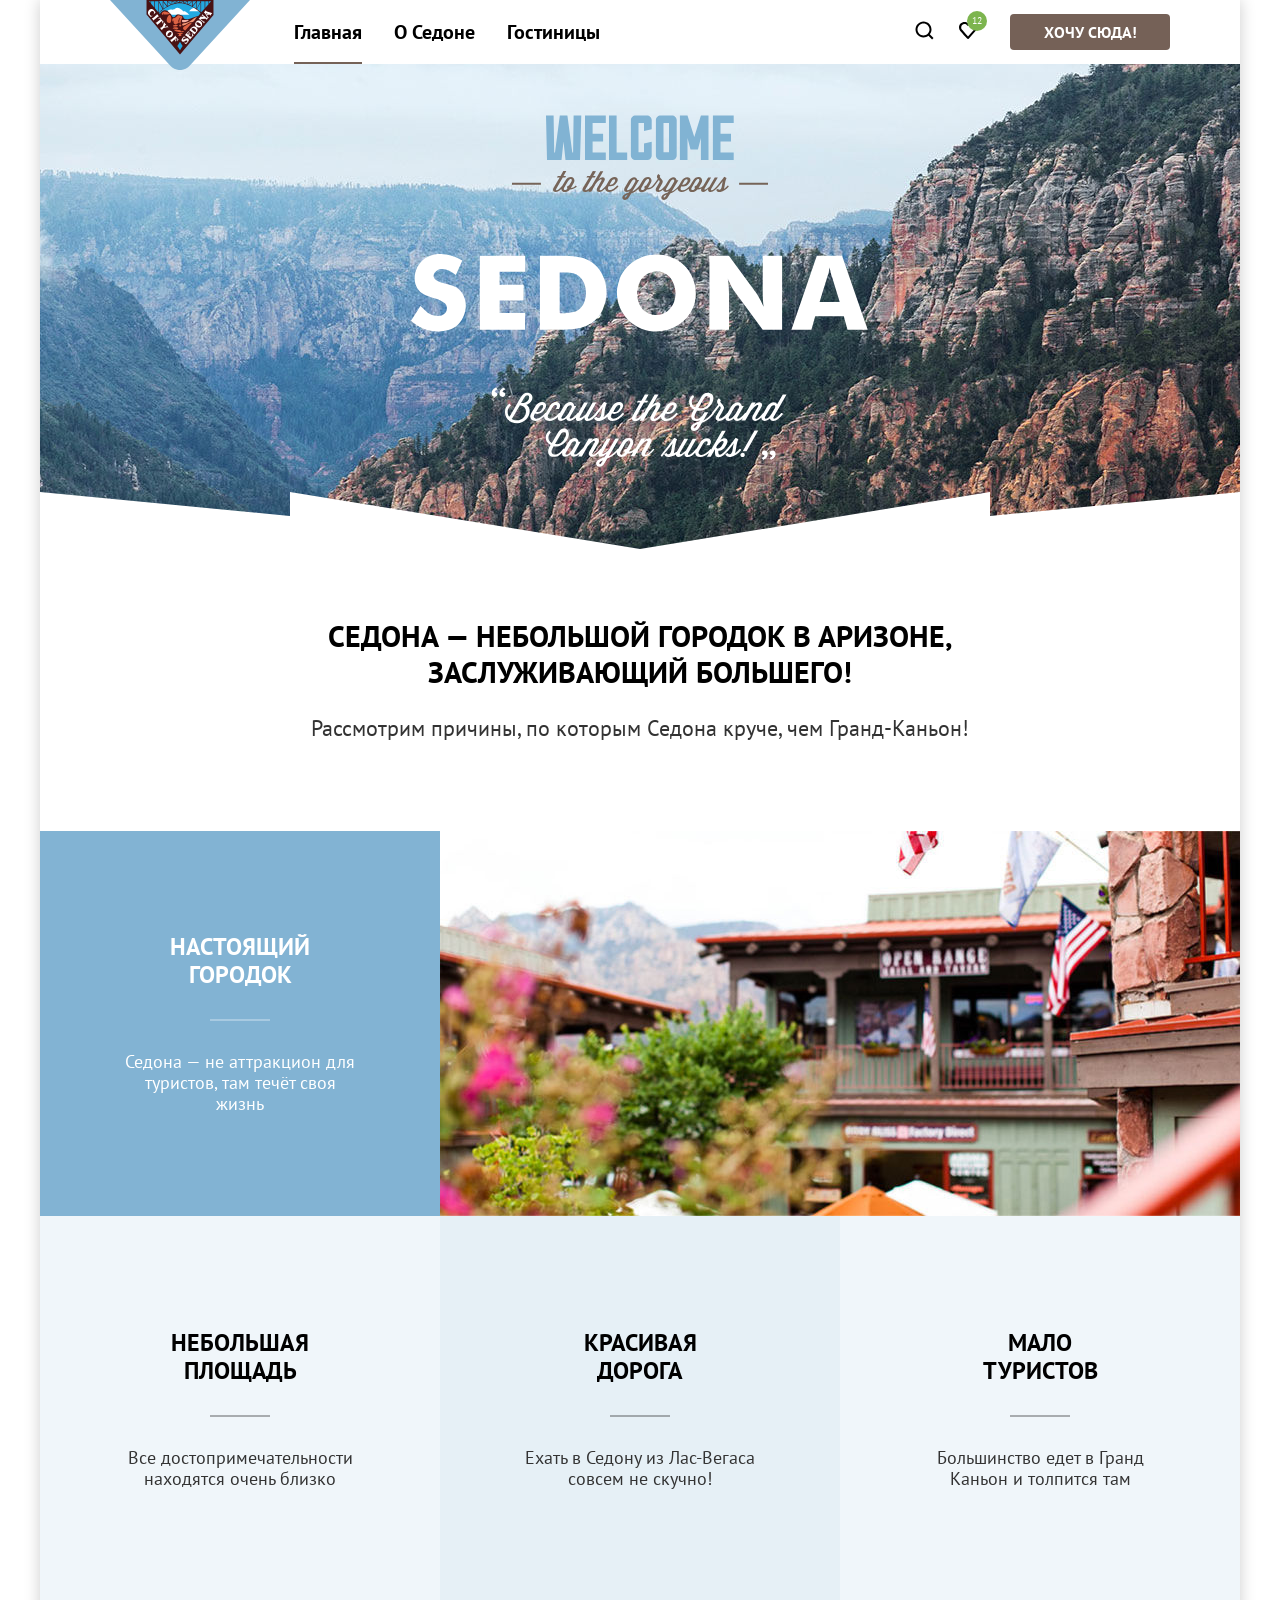
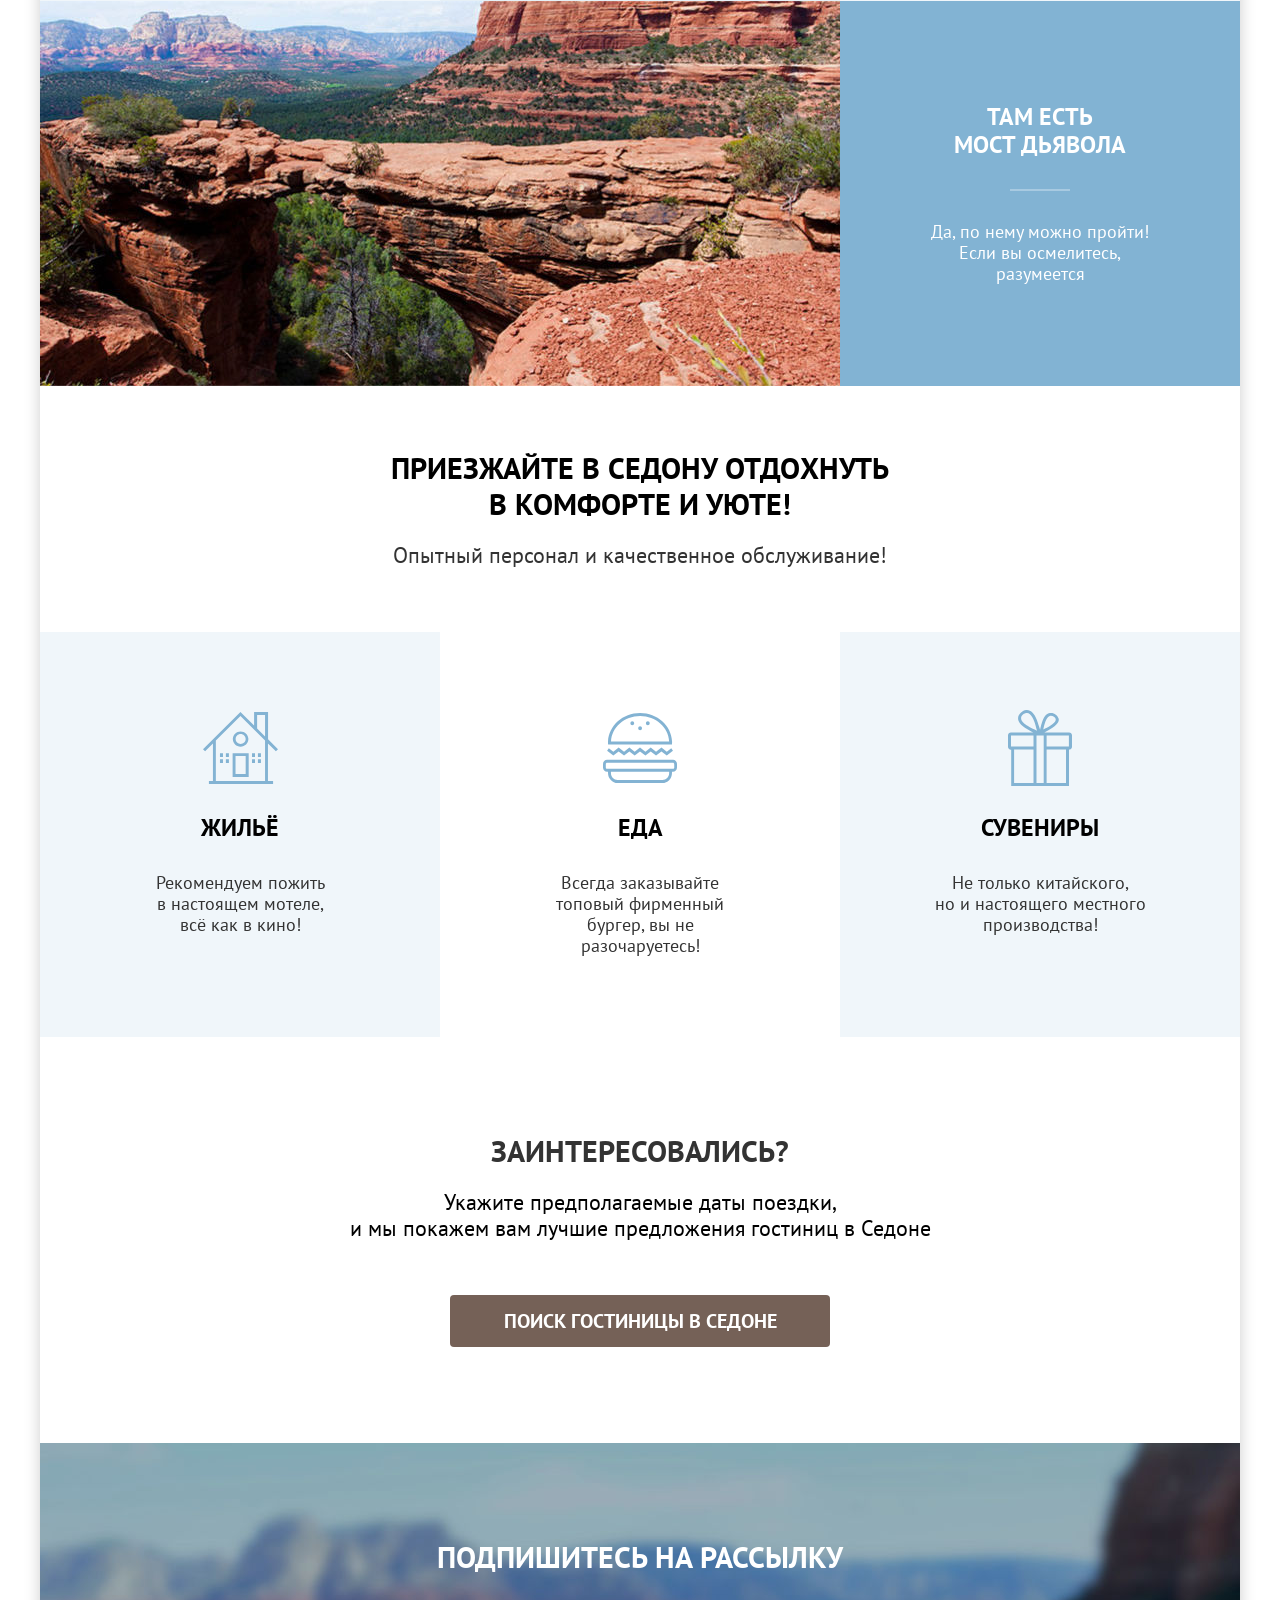
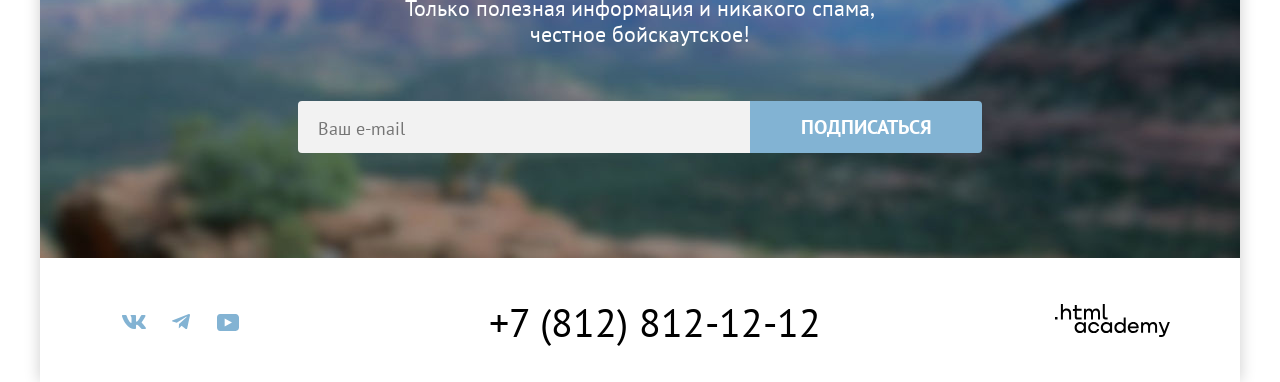
<file: index.html>
<!doctype html>
<html lang="ru">

  <head>
    <meta charset="utf-8">
    <title>Sedona</title>
    <link rel="stylesheet" href="styles/styles.css">
    <link rel="icon" type="images/png" href="images/icon/favicon.png">
  </head>

  <body>
    <header class="page-header">
      <nav class="nav">
        <a class="nav-logo" href="index.html">
          <img class="page-header-logo" width="140" height="70" src="images/logo/logo-sedona.svg"
            alt="Логотип Города Седоны">
        </a>
        <ul class="nav-list">
          <li class="nav-item nav-current">
            <a class="nav-link" href="index.html">Главная</a>
          </li>
          <li class="nav-item">
            <a class="nav-link" href="about-sedona.html">О Седоне</a>
          </li>
          <li class="nav-item">
            <a class="nav-link" href="hotels.html">Гостиницы</a>
          </li>
        </ul>
        <ul class="nav-user">
          <ul class="icon-nav">
            <li class="icon-item">
              <a class="nav-link-user" href="#">
                <svg viewBox="0 0 20 20" xmlns="http://www.w3.org/2000/svg" xmlns:xlink="http://www.w3.org/1999/xlink"
                  width="20.000000" height="20.000000" fill="none">
                  <rect id="icons/search" width="20.000000" height="20.000000" x="0.000000" y="0.000000" />
                  <path id="Vector"
                    d="M19.5 18.0083L15.8 14.3287C16.8 13.0359 17.5 11.3453 17.5 9.4558C17.5 5.08011 13.9 1.5 9.5 1.5C5.1 1.5 1.5 5.17956 1.5 9.55525C1.5 13.9309 5.1 17.511 9.5 17.511C11.3 17.511 13 16.9144 14.4 15.8204L18.1 19.5L19.5 18.0083ZM9.5 15.5221C6.2 15.5221 3.5 12.837 3.5 9.55525C3.5 6.27348 6.2 3.5884 9.5 3.5884C12.8 3.5884 15.5 6.27348 15.5 9.55525C15.5 12.837 12.8 15.5221 9.5 15.5221Z"
                    fill="currentColor" fill-rule="nonzero" />
                </svg>
                <span class="icon icon-search">
                </span>
                <span class="visually-hidden">Поиск</span>
              </a>
            </li>
            <li class="icon-item">
              <a class="nav-link-user" href="#">
                <svg viewBox="0 0 20 20" xmlns="http://www.w3.org/2000/svg" xmlns:xlink="http://www.w3.org/1999/xlink"
                  width="20.000000" height="20.000000" fill="none">
                  <rect id="icons/heart" width="20.000000" height="20.000000" x="0.000000" y="0.000000" />
                  <path id="Vector"
                    d="M9.9 19C9.6 19 9.3 18.9 9.1 18.6C3.7 12.5 2.4 11.1 2.1 10.7C1.4 9.8 1 8.6 1 7.4C1 4.4 3.4 2 6.5 2C7.8 2 9 2.5 10 3.3C11 2.5 12.3 2 13.5 2C16.5 2 19 4.4 19 7.4C19 8.7 18.5 9.9 17.7 10.8L10.7 18.7C10.5 18.9 10.3 19 9.9 19ZM3.9 9.5C4.2 9.9 7.4 13.5 10 16.4L16.2 9.4C16.7 8.9 16.9 8.2 16.9 7.4C16.9 5.6 15.4 4.1 13.6 4.1C12.6 4.1 11.6 4.6 10.9 5.4C10.6 5.7 10.3 5.8 10 5.8C9.7 5.8 9.4 5.6 9.2 5.4C8.5 4.6 7.5 4.1 6.5 4.1C4.7 4.1 3.2 5.6 3.2 7.4C3.1 8.3 3.5 9 3.9 9.5Z"
                    fill="currentColor" fill-rule="nonzero" />
                </svg>
                <span class="icon icons-heart"></span>
                <span class="visually-hidden">Избранное</span>
              </a>
            </li>
          </ul>
          <li class="nav-item-user">
            <a class="btn-want-here white" href="#">Хочу сюда!</a>
          </li>
        </ul>
      </nav>
    </header>

    <main class="page-main main-container">
      <div class="page-container">
        <section class="hero">
          <!--Секция с векторным текстом-->
          <h1 class="visually-hidden">Седона — городок в Аризоне</h1>
          <img class="hero-img" src="images/welcome.svg" width="458" height="352"
            alt="Добро пожаловать в великолепную Седону, потому что Гранд-Каньон - это отстой!">
        </section>

        <section class="intro">
          <!--Секция с заголовком-->
          <h2 class="intro-title">Седона — небольшой городок в Аризоне, заслуживающий большего!</h2>
          <p class="intro-description">Рассмотрим причины, по которым Седона круче, чем Гранд-Каньон!</p>
        </section>

        <section class="about-sedona">
          <!--Секция преимуществ-->
          <h2 class="visually-hidden">Преимущества</h2>
          <ul class="sedona-list">
            <li class="sedona-item bg-100 white">
              <h3 class="sedona-title">Настоящий городок</h3>
              <p class="sedona-text">Седона — не аттракцион для туристов, там течёт своя жизнь</p>
            </li>
            <li class="sedona-photo">
              <img class="photo-1" width="800" height="385" src="images/photo-1.jpg"
                alt="Уютные улочки и дома в центре города Седона, Аризона">
            </li>
            <li class="sedona-item bg-12">
              <h3 class="sedona-title">Небольшая площадь</h3>
              <p class="sedona-text">Все достопримечательности находятся очень близко</p>
            </li>
            <li class="sedona-item bg-20">
              <h3 class="sedona-title">Красивая дорога</h3>
              <p class="sedona-text">Ехать в Седону из Лас-Вегаса совсем не скучно!</p>
            </li>
            <li class="sedona-item bg-12">
              <h3 class="sedona-title">Мало туристов</h3>
              <p class="sedona-text">Большинство едет в Гранд Каньон и толпится там</p>
            </li>
            <li class="sedona-photo">
              <img class="photo-1" width="800" height="385" src="images/photo-2.jpg"
                alt="Панорамный вид на горный ландшафт Седоны с красными скалами и соснами">
            </li>
            <li class="sedona-item bg-100 white">
              <h3 class="sedona-title">Там есть<br> мост дьявола</h3>
              <p class="sedona-text">Да, по нему можно пройти! Если вы осмелитесь, разумеется</p>
            </li>
          </ul>
        </section>

        <section class="invitation">
          <h2 class="invitation-title">Приезжайте в Седону отдохнуть в комфорте и уюте!</h2>
          <p class="invitation-text">Опытный персонал и качественное обслуживание!</p>
        </section>

        <section class="comfort">
          <h2 class="visually-hidden">Комфорт</h2>
          <ul class="comfort-list">
            <li class="comfort-item advantage">
              <h3 class="comfort-title">Жильё</h3>
              <p class="comfort-text">Рекомендуем пожить <br>в настоящем мотеле,<br>всё как в кино!</p>
            </li>
            <li class="comfort-item food">
              <h3 class="comfort-title">Еда</h3>
              <p class="comfort-text"> Всегда заказывайте<br>топовый фирменный бургер, вы не разочаруетесь!</p>
            </li>
            <li class="comfort-item souvenirs">
              <h3 class="comfort-title">Сувениры</h3>
              <p class="comfort-text"> Не только китайского, <br>но и настоящего местного производства!</p>
            </li>
          </ul>
        </section>

        <section class="interested">
          <h2 class="interested-title">Заинтересовались?</h2>
          <p class="interested-text">Укажите предполагаемые даты поездки, <br> и мы покажем вам лучшие предложения
            гостиниц в Седоне</p>
          <button class="open-modal button-search" type="button">Поиск гостиницы в Седоне</button>
        </section>

        <section class="email-index bg-email white">
          <h2 class="subscribe">Подпишитесь на рассылку</h2>
          <p class="subscribe-text">Только полезная информация и никакого спама, честное бойскаутское!</p>
          <form class="email-subscribe" action="https://echo.htmlacademy.ru/" method="post">
            <label for="subscribe-email" class="visually-hidden">Email для рассылки</label>
            <input class="email-input" id="subscribe-email" type="email" name="email" placeholder="Ваш e-mail" required>
            <button class="subscribe-btn" type="submit">Подписаться</button>
          </form>
        </section>
      </div>
    </main>

    <footer class="page-footer">
      <h2 class="visually-hidden">Контакты</h2>
      <ul class="social-list">
        <li class="social-item">
          <a class="social-link" href="https://vk.com/htmlacademy">
            <svg xmlns="http://www.w3.org/2000/svg" width="24" height="14" fill="none" viewBox="0 0 24 14">
              <path fill="currentColor" fill-rule="evenodd"
                d="M23.45.948c.166-.546 0-.948-.795-.948H20.03c-.668 0-.976.347-1.143.73 0 0-1.335 3.196-3.226 5.272-.612.602-.89.793-1.224.793-.167 0-.418-.191-.418-.738V.948c0-.656-.184-.948-.74-.948H9.151c-.417 0-.668.304-.668.593 0 .621.946.765 1.043 2.513v3.798c0 .833-.153.984-.487.984-.89 0-3.055-3.211-4.34-6.885C4.45.288 4.198 0 3.527 0H.9C.15 0 0 .347 0 .73c0 .682.89 4.07 4.145 8.551C6.315 12.341 9.37 14 12.153 14c1.669 0 1.875-.368 1.875-1.003v-2.313c0-.737.158-.884.687-.884.39 0 1.057.192 2.615 1.667C19.11 13.216 19.403 14 20.405 14h2.625c.75 0 1.126-.368.91-1.096-.238-.724-1.088-1.775-2.215-3.022-.612-.71-1.53-1.475-1.809-1.858-.389-.491-.278-.71 0-1.147 0 0 3.2-4.426 3.533-5.929z" />
            </svg>
          </a>
          <span class="visually-hidden">Вконтакте</span>
        </li>
        <li class="social-item">
          <a class="social-link" href="https://t.me/htmlacademy">
            <svg xmlns="http://www.w3.org/2000/svg" width="18" height="15.096" fill="none" viewBox="0 0 18 15.096">
              <path fill="currentColor"
                d="M16.785.1.84 6.247C-.248 6.685-.24 7.292.64 7.563L4.735 8.84l9.472-5.976c.448-.273.857-.126.52.172L7.054 9.962H7.05h.002l-.283 4.22c.414 0 .597-.19.829-.413l1.988-1.934 4.136 3.055c.762.42 1.31.204 1.5-.706L17.938 1.39c.278-1.114-.425-1.619-1.153-1.29" />
            </svg>
          </a>
          <span class="visually-hidden">Телеграм</span>
        </li>
        <li class="social-item">
          <a class="social-link" href="https://www.youtube.com/user/htmlacademyru">
            <svg viewBox="0 0 22 17" xmlns="http://www.w3.org/2000/svg" xmlns:xlink="http://www.w3.org/1999/xlink"
              width="22.000000" height="17.000000" fill="none" customFrame="#000000">
              <path id="Vector"
                d="M18.607 0L3.17413 0C1.31343 0 0 1.59375 0 3.4L0 13.4937C0 15.4062 1.31343 17 3.17413 17L18.8259 17C20.4677 17 22 15.4062 22 13.6L22 3.4C21.7811 1.59375 20.4677 0 18.607 0ZM7.66169 12.5375L7.66169 4.4625L14.995 8.5L7.66169 12.5375Z"
                fill="currentColor" fill-rule="nonzero" />
            </svg>
          </a>
          <span class="visually-hidden">Youtube</span>
        </li>
      </ul>

      <address class="footer-phone">
        <a class="phone" href="tel:+78128121212">+7 (812) 812-12-12</a>
      </address>
      <address class="footer-logo">
        <a class="logo-footer" href="https://htmlacademy.ru/intensive/htmlcss">
          <svg viewBox="0 0 114.9 32.8999" xmlns="http://www.w3.org/2000/svg" xmlns:xlink="http://www.w3.org/1999/xlink"
            width="114.899902" height="32.899902" fill="none" customFrame="#000000">
            <path id="HTML Academy"
              d="M11.6 4.5C10 4.5 8.8 5.2 8 6.2L7.9 6.2L7.9 0L5.9 0L5.9 15.5L7.9 15.5L7.9 10.2C7.9 8.1 9.2 6.6 11.2 6.6C13 6.6 14.1 8 14.1 9.8L14.1 15.5L16.1 15.5L16.1 9.4C16.2 6.4 14.3 4.5 11.6 4.5ZM50.6 15.4C48.8 15.4 47.8 14.4 47.8 12.7L47.8 0L49.8 0L49.8 12.3C49.8 13 50.2 13.4 50.9 13.4L52.6 13.4L52.6 15.4L50.6 15.4ZM26.6 4.8L21.8 4.8L21.8 1.1L19.8 1.1L19.8 4.9L17.9 4.9L17.9 6.9L19.8 6.9L19.8 12.9C19.8 14.6 20.8 15.6 22.5 15.6L26.6 15.6L26.6 13.6L22.9 13.6C22.2 13.6 21.8 13.2 21.8 12.5L21.8 6.8L26.6 6.8L26.6 4.8ZM37.6 6.7C38.2 5.4 39.5 4.6 41.1 4.6C43.6 4.6 45.1 6.4 45 8.9L45 15.4L43 15.4L43 9.1C43 7.5 42.1 6.5 40.6 6.5C39.4 6.5 38 7.4 38 9.8L38 15.4L36 15.4L36 9.1C36 7.5 35.1 6.5 33.6 6.5C32 6.5 31 8 31 10L31 15.4L29 15.4L29 4.8L30.9 4.8L30.9 6.4L31 6.4C31.6 5.4 32.7 4.6 34.1 4.6C35.7 4.6 36.9 5.5 37.5 6.7L37.6 6.7ZM0 15.5L0 12.9L2.5 12.9L2.5 15.5L0 15.5ZM64.8 17.9C66.5 17.9 67.8 18.7 68.7 19.8L68.7 13.4L70.7 13.4L70.7 28.8L68.7 28.8L68.7 27.3L68.6 27.3C67.8 28.3 66.5 29.1 64.8 29.1C61.6 29.1 59.4 26.8 59.4 23.5C59.4 20.2 61.7 17.9 64.8 17.9ZM25 17.9C26.7 17.9 28 18.6 28.9 19.7L28.9 18.2L30.9 18.2L30.9 28.8L28.9 28.8L28.9 27.2L28.8 27.2C28 28.3 26.8 29.1 25 29.1C21.9 29.1 19.6 26.8 19.6 23.5C19.6 20.2 21.9 17.9 25 17.9ZM51.2 17.9C52.9 17.9 54.2 18.6 55.1 19.7L55.1 18.2L57.1 18.2L57.1 28.8L55.1 28.8L55.1 27.2L55 27.2C54.2 28.3 53 29.1 51.2 29.1C48.1 29.1 45.8 26.8 45.8 23.5C45.8 20.2 48.1 17.9 51.2 17.9ZM94.6 19.9C95.3 18.7 96.6 17.9 98.2 17.9C100.7 17.9 102.2 19.7 102.1 22.3L102.1 28.8L100.1 28.8L100.1 22.5C100.1 20.9 99.2 19.9 97.7 19.9C96.5 19.9 95.1 20.8 95.1 23.2L95.1 28.8L93.1 28.8L93.1 22.5C93.1 20.9 92.2 19.9 90.7 19.9C89.1 20 88.1 21.4 88.1 23.4L88.1 28.8L86.1 28.8L86.1 18.2L88 18.2L88 19.7C88.6 18.6 89.7 17.9 91.1 17.9C92.7 17.9 93.9 18.7 94.5 19.9L94.6 19.9ZM44.2 22C43.7 19.6 41.6 17.9 38.8 17.9C35.4 17.9 33.2 20.4 33.2 23.5C33.2 26.6 35.4 29.1 38.8 29.1C41.6 29.1 43.7 27.3 44.2 24.9L42.1 24.9C41.7 26.2 40.4 27.2 38.8 27.2C36.6 27.2 35.2 25.6 35.2 23.6C35.2 21.6 36.6 20 38.8 20C40.4 20 41.6 21 42.1 22.2L44.2 22.2L44.2 22ZM78.3 17.9C75 17.9 72.8 20.4 72.8 23.5C72.8 26.5 74.9 29.1 78.3 29.1C80.8 29.1 82.8 27.8 83.5 25.5L81.4 25.5C80.9 26.5 79.8 27.1 78.4 27.1C76.5 27.1 75.1 25.8 75 24.2L83.8 24.2C84 20.6 81.8 17.9 78.3 17.9ZM109.4 27L105.8 18.1L103.6 18.1L108.4 29.7C108.1 30.6 107.7 30.9 106.7 30.9L104.2 30.9L104.2 32.9L106.7 32.9C108.5 32.9 109.5 32.1 110.2 30.3L114.9 18.1L112.8 18.1L109.4 27ZM78.3 19.8C80 19.8 81.3 20.8 81.6 22.4L75.1 22.4C75.4 20.9 76.6 19.8 78.3 19.8ZM21.7 23.5C21.7 25.5 23.1 27.1 25.3 27.1C27.5 27.1 28.9 25.4 28.9 23.5C28.9 21.5 27.5 19.9 25.3 19.9C23.1 19.9 21.7 21.5 21.7 23.5ZM47.9 23.5C47.9 25.5 49.3 27.1 51.5 27.1C53.6 27.1 55.1 25.4 55.1 23.5C55.1 21.5 53.7 19.9 51.5 19.9C49.3 19.9 47.9 21.5 47.9 23.5ZM61.5 23.5C61.5 25.5 62.9 27.1 65.1 27.1C67.2 27.1 68.6 25.5 68.7 23.5C68.7 21.5 67.3 19.9 65.1 19.9C62.9 19.9 61.5 21.5 61.5 23.5Z"
              fill="currentColor" fill-rule="evenodd" />
          </svg>
          <span class="visually-hidden">Страница академии</span>
        </a>
      </address>
    </footer>

    <section class="modal modal-closed">
      <div class="modal-window">

        <h2 class="modal-title">Поиск гостиницы в Седоне</h2>

        <form class="search-form" action="https://echo.htmlacademy.ru/" method="post">
          <!-- Дата заезда -->
          <label class="form-label checkin" for="checkin">Дата заезда:</label>
          <div class="input-wrapper input-wrapper-checkin">
            <input class="form-input checkin-input" id="checkin" type="text" placeholder="27 апреля 2020" required>
            <span class="calendar-icon"></span>
          </div>
          <span class="form-error">Мы не можем отправить вас в прошлое.</span>

          <!-- Дата выезда -->
          <label class="form-label" for="checkout">Дата выезда:</label>
          <div class="input-wrapper input-wrapper-checkout">
            <input class="form-input checkout-input" id="checkout" type="text" placeholder="1 сентября 2023" required>
            <span class="calendar-icon"></span>
          </div>
          <span class="form-success">На эти даты есть свободные номера. Пока есть.</span>

          <div class="adults-and-children">
            <!-- Взрослые -->
            <label class="form-label" for="adults">Взрослые:</label>
            <div class="counter-wrapper adults-counter">
              <div class="counter">
                <button class="counter-btn minus" type="button">
                  <svg class="counter-icon" viewBox="0 0 20 20" xmlns="http://www.w3.org/2000/svg"
                    xmlns:xlink="http://www.w3.org/1999/xlink"
                    width="20.000000" height="20.000000" fill="none">
                    <rect id="icons/minus" width="20.000000" height="20.000000" x="0.000000" y="0.000000" />
                    <path id="Vector" d="M2 0L0 0L0 14L2 14L2 0Z" fill="currentColor" fill-opacity="0.300000012"
                      fill-rule="evenodd" transform="matrix(6.12323e-17,-1,1,6.12323e-17,3,11)" />
                  </svg>
                </button>
                <input class="counter-input" id="adults" type="text" value="2" min="0">
                <button class="counter-btn plus" type="button">
                  <svg class="counter-icon" viewBox="0 0 20 20" xmlns="http://www.w3.org/2000/svg"
                    xmlns:xlink="http://www.w3.org/1999/xlink"
                    width="20.000000" height="20.000000" fill="none">
                    <rect id="icons/plus" width="20.000000" height="20.000000" x="0.000000" y="0.000000" />
                    <path id="Vector" d="M17 9L11 9L11 3L9 3L9 9L3 9L3 11L9 11L9 17L11 17L11 11L17 11L17 9Z"
                      fill="currentColor" fill-opacity="0.300000012" fill-rule="nonzero" />
                  </svg>
                </button>
              </div>
            </div>

            <!-- Дети -->
            <label class="form-label children" for="children">Дети:</label>
            <div class="tooltip">
              <button class="tooltip-btn" type="button">i</button>
              <span class="tooltip-text">Укажите количество детей,<br>которые будут с вами, возраст<br>которых от 6
                до 18 лет. Дети<br>до 6 лет размещаются<br>бесплатно.</span>
            </div>
            <div class="counter-wrapper">
              <div class="counter">
                <button class="counter-btn minus" type="button">
                  <svg class="counter-icon" viewBox="0 0 20 20" xmlns="http://www.w3.org/2000/svg"
                    xmlns:xlink="http://www.w3.org/1999/xlink"
                    width="20.000000" height="20.000000" fill="none">
                    <rect id="icons/minus" width="20.000000" height="20.000000" x="0.000000" y="0.000000" />
                    <path id="Vector" d="M2 0L0 0L0 14L2 14L2 0Z" fill="currentColor" fill-opacity="0.300000012"
                      fill-rule="evenodd" transform="matrix(6.12323e-17,-1,1,6.12323e-17,3,11)" />
                  </svg>
                </button>
                <input class="counter-input" id="children" type="text" value="2" min="0">
                <button class="counter-btn plus" type="button">
                  <svg class="counter-icon" viewBox="0 0 20 20" xmlns="http://www.w3.org/2000/svg"
                    xmlns:xlink="http://www.w3.org/1999/xlink"
                    width="20.000000" height="20.000000" fill="none">
                    <rect id="icons/plus" width="20.000000" height="20.000000" x="0.000000" y="0.000000" />
                    <path id="Vector" d="M17 9L11 9L11 3L9 3L9 9L3 9L3 11L9 11L9 17L11 17L11 11L17 11L17 9Z"
                      fill="currentColor" fill-opacity="0.300000012" fill-rule="nonzero" />
                  </svg>
                </button>
              </div>
            </div>
          </div>
          <button class="search-btn" type="submit">Найти</button>

        </form>
        <button class="modal-close">
          <span class="visually-hidden">Закрыть модальное окно</span>
        </button>
      </div>
    </section>

    <script src="./script/script.js"></script>

  </body>

</html>
<label for="modal-toggle" class="modal-close-button">
  <span class="visually-hidden">Закрыть</span>
</label>
</file>
<file: styles/styles.css>
@font-face {
  font-family: "PT Sans";
  font-style: normal;
  font-weight: 400;
  src: url("../fonts/ptsans-400.woff2") format("woff2");
  font-display: swap;
}

@font-face {
  font-family: "PT Sans";
  font-style: normal;
  font-weight: 700;
  src: url("../fonts/ptsans-700.woff2") format("woff2");
  font-display: swap;
}

html {
  height: 100%;
}

body {
  display: flex;
  flex-direction: column;
  min-height: 100%;
  font-family: "PT Sans", sans-serif;
  font-size: 22px;
  font-weight: 400;
  line-height: 26px;
  color: #000000;
  background-color: #ffffff;
  text-align: center;
  width: 1200px;
  margin: 0 auto;
  box-shadow: 0 0 15px 0 rgba(0, 0, 0, 0.2);
}

.visually-hidden {
  position: absolute;
  width: 1px;
  height: 1px;
  margin: -1px;
  padding: 0;
  border: 0;
  clip: rect(0 0 0 0);
  overflow: hidden;
}

.nav-list,
.comfort-list,
.pagination,
.social-list,
.inner-header-title,
.breadcrumbs,
.hotel-card-list,
.catalog-filter-group,
.view-switch,
.nav-user {
  margin: 0;
  padding: 0;
}

.sedona-title,
.invitation-title,
.comfort-title,
.intro-title,
.interested-title,
.sedona-text,
.invitation-text,
.comfort-text,
.interested-text,
.intro-description,
.subscribe,
.subscribe-text,
.hotel-card-title,
.word-hotel,
.hotel-card-rating,
.custom-radio,
.hotel-card-stars-2,
.hotel-card-stars-3,
.hotel-card-stars-4 {
  margin: 0;
}

.sedona-list,
.price-filter-group {
  padding: 0;
}

.nav-link,
.filter-title,
.phone,
.button-search,
.hotel-card-button,
.btn-want-here,
.pagination-link,
.breadcrumbs-link {
  text-decoration: none;
}

/*Убирает подчеркивание*/

.sedona-title,
.comfort-title,
.button-search,
.btn-want-here,
.intro-title,
.invitation-title,
.pagination-item,
.button-apply,
.button-reset,
.hotel-card-button,
.button-favorites,
.subscribe,
.hotel-card-rating,
.button-favorites-green,
.subscribe-btn,
.interested-title,
.catalog-hotel {
  text-transform: uppercase;
}

/*Всё крупным шрифтом*/

.nav-list,
.sedona-list,
.comfort-list,
.breadcrumbs,
.catalog-filter-list,
.hotel-card-list,
.pagination,
.social-list,
.view-switch,
.nav-user,
.icon-nav {
  list-style-type: none;
}

/*Убирает маркер*/

.button-search,
.subscribe-btn,
.btn-want-here,
.email-input,
.button-favorites,
.button-favorites-green,
.sort-select,
.button-apply,
.button-reset {
  font: inherit;
}

/*Принудительное наследование*/

.nav-list,
.sedona-list,
.comfort-list,
.social-list,
.hotel-card-list,
.breadcrumbs,
.catalog-filter-list,
.pagination {
  flex-wrap: wrap;
}

/*Переполнение*/

/*Цвета*/

.intro-description,
.invitation-text,
.interested-title,
.subscribe-text {
  color: #333333;
}

.white .sedona-title,
.white .sedona-text,
.white .subscribe,
.white .subscribe-text,
.white .inner-header-title,
.white .catalog-filter-item,
.white .btn-want-here {
  color: #ffffff;
}

.button-search,
.subscribe-btn,
.button-apply,
.button-reset,
.sort-option,
.sort-select,
.button-favorites,
.button-favorites-green,
.range-button,
.pagination-item {
  cursor: pointer;
  display: block;
}

/*Шрифты*/

.hotel-card-rating {
  font-size: 16px;
  line-height: 20px;
}

.breadcrumbs-link {
  font-size: 16px;
  line-height: 21px;
  cursor: pointer;
}

.breadcrumbs-link:hover {
  opacity: 60%;
}

.breadcrumbs-link:active {
  opacity: 30%;
}

.sedona-text,
.comfort-text,
.sort-select,
.sort-option,
.word-hotel {
  font-size: 18px;
  line-height: 21px;
  color: #333333;
}

.control {
  font-size: 18px;
  line-height: 23px;
}

.nav-link {
  font-size: 20px;
  line-height: 24px;
  font-weight: 700;
  color: #000000;
}

.filter-title {
  font-size: 20px;
  font-weight: 700;
  line-height: 24px;
  letter-spacing: 0%;
  text-align: left;
  color: #ffffff;
  margin: 0;
  padding: 0;
  margin-bottom: 32px;
}

.sedona-title,
.comfort-title,
.hotel-card-title {
  font-size: 24px;
  font-weight: 700;
  line-height: 28px;
}

.intro-title,
.invitation-title,
.interested-title,
.subscribe,
.catalog-hotel {
  font-size: 30px;
  font-weight: 700;
  line-height: 36px;
}

.inner-header-title {
  font-size: 60px;
  line-height: 78px;
  font-weight: 700;
}

/*Кнопки*/
/* Коричневые */
.btn-want-here,
.button-search,
.hotel-card-button {
  background-color: #756157;
  border-radius: 4px;
  box-sizing: border-box;
  color: #ffffff;
}

.btn-want-here {
  width: 92px;
  padding: 8px 30px;
  min-width: 160px;
  max-width: 300px;
  font-size: 16px;
  font-weight: 700;
  line-height: 20px;
  display: block;
}

.button-search {
  width: 380px;
  margin-top: 54px;
  border: none;
}

.hotel-card-button {
  font-size: 16px;
  line-height: 20px;
  font-weight: 700;
  padding: 8px 26px;
  min-height: 20px;
}

.hotel-card-button,
.button-favorites,
.button-favorites-green {
  margin-bottom: 16px;
}

.btn-want-here:hover,
.button-search:hover,
.hotel-card-button:hover,
.btn-want-here:focus,
.button-search:focus,
.hotel-card-button:focus {
  background-color: #615048;
  outline: none;
}

.btn-want-here:active,
.button-search:active,
.hotel-card-button:active {
  background-color: #756157;
  color: rgba(255, 255, 255, 0.3);
}

/* Коричневая и голубая */
.button-search,
.subscribe-btn {
  font-size: 20px;
  line-height: 36px;
  font-weight: 700;
  padding: 6px 50px 6px 50px;
  min-height: 52px;
}

/* Голубые */
.subscribe-btn,
.button-apply,
.button-favorites {
  background-color: #82b3d3;
  color: #ffffff;
  border: none;
}

.subscribe-btn {
  width: 232px;
  min-height: 52px;
  border-radius: 0 4px 4px 0;
  outline: none;
}

.button-favorites {
  font-size: 16px;
  line-height: 20px;
  font-weight: 700;
  padding: 8px;
  width: 141px;
  min-height: 20px;
  border-radius: 4px;
}

/*Активность для синих кнопок*/

.button-apply:hover,
.button-apply:focus,
.button-favorites:hover,
.button-favorites:focus {
  background-color: #6b9ec2;
}

.search-btn:hover,
.search-btn:focus,
.search-btn:active,
.subscribe-btn:hover,
.subscribe-btn:focus,
.button-apply:hover,
.button-apply:focus,
.button-favorites:hover,
.button-favorites:focus {
  background-color: #68A2CA;
  outline: none;
}

.search-btn:active {
  color: rgba(255, 255, 255, 0.3);
}

.subscribe-btn:active,
.button-apply:active,
.button-favorites:active {
  background-color: #82B3D3;
  color: rgba(255, 255, 255, 0.3);
}

/*Активность для зеленой кнопки*/
.button-favorites-green {
  font-size: 16px;
  line-height: 20px;
  font-weight: 700;
  color: #ffffff;
  width: 141px;
  min-height: 36px;
  border: none;
  border-radius: 4px;
  background-color: #7db54f;
}

.button-favorites-green:hover,
.button-favorites-green:focus {
  background-color: #6C9E42;
  outline: none;
}

.button-favorites-green:active {
  background-color: #7DB54F;
  color: rgba(255, 255, 255, 0.3);
}

/*Активность для коричневых кнопок*/
.nav-link-user:hover,
.nav-link-user:focus,
.nav-link:hover,
.nav-link:focus {
  color: #756157;
  outline: none;
}

.nav-link-user:active,
.nav-link:active {
  color: rgba(117, 97, 87, 0.3)
}

.pagination-item {
  font-size: 20px;
  font-weight: 700;
  line-height: 36px;
}

/*Главная*/
/* */

/*Шапка - header*/
.nav {
  display: flex;
  justify-content: space-between;
  width: 1200px;
  margin: 0 auto;
  padding: 0 70px;
  box-sizing: border-box;
  position: relative;
  min-height: 64px;
}

.nav-logo {
  position: absolute;
  z-index: 10;
  left: 70px;
  top: 0;
}

.nav-list {
  width: 465px;
  display: flex;
  flex-direction: row;
  justify-content: flex-start;
  align-items: center;
  margin-left: 168px;
}

.nav-link {
  padding: 19px 16px;
  display: block;
}

.nav-user {
  display: flex;
  justify-content: flex-end;
  align-items: center;
  flex-wrap: wrap;
}

.icon-nav {
  display: flex;
}

.nav-link-user {
  color: #000000;
  padding: 18px 12px;
  display: block;
}

.nav-item-user:last-child {
  margin-left: 20px;
}

/* полоска акктивности */
.nav-item {
  position: relative;
}

.nav-item.nav-current::after {
  content: "";
  position: absolute;
  bottom: -1px;
  left: 16px;
  width: calc(100% - 32px);
  height: 0;
  border-bottom: 2px solid #756257;
}

/* main */
.page-main {
  width: 1200px;
}

.main-container {
  flex-grow: 1;
}

.page-container {
  width: 1200px;
  margin: 0 auto;
}

.hero {
  background-color: #2c4a6a;
  background-image: url("../images/divider.svg"), url("../images/index-background.jpg");
  background-position: 0 bottom, center 0;
  background-size: 1200px 57px, cover;
  background-repeat: no-repeat;
  width: 1200px;
  min-height: 485px;
  margin: 0 auto;
}

.hero-img {
  margin: 51px 371px;
}

.intro {
  display: flex;
  flex-direction: column;
  justify-content: center;
  align-items: center;
  padding: 69px 0;
  margin-bottom: 21px;
}

.intro-title {
  width: 730px;
  margin-bottom: 25px;
}

.sedona-list {
  display: grid;
  grid-template-columns: repeat(3, 400px);
  grid-template-rows: repeat(3, 385px);
  max-width: 1200px;
  margin: 0 auto;
}

.sedona-item {
  display: flex;
  flex-direction: column;
  justify-content: center;
  align-items: center;
  min-height: 385px;
}

.sedona-title {
  width: 175px;
  min-height: 56px;
}

.sedona-title::after {
  content: "";
  display: block;
  width: 60px;
  height: 2px;
  background-color: rgba(0, 0, 0, 0.3);
  margin: 30px auto 0;
}

.sedona-list li:first-child .sedona-title::after,
.sedona-list li:last-child .sedona-title::after {
  background-color: rgba(255, 255, 255, 0.3);
}

.sedona-text {
  width: 240px;
  min-width: 42px;
  margin-top: 30px;
}

.sedona-photo {
  grid-column: span 2;
  min-height: 385px;
}

.photo-1 {
  display: block;
}

.invitation {
  display: flex;
  flex-direction: column;
  justify-content: center;
  align-items: center;
  padding: 64px 0;
}

.invitation-title {
  width: 505px;
  margin-bottom: 20px;
}

.comfort-list {
  display: flex;
}

.comfort-item {
  display: flex;
  flex-direction: column;
  justify-content: flex-start;
  align-items: center;
  padding: 152px 85px 81px;
  background-color: rgba(131, 179, 211, 0.12);
  background-repeat: no-repeat;
}

.comfort-item:nth-child(even) {
  background-color: #ffffff;
}

.advantage {
  background-image: url("../images/icon/advantage.svg");
  background-position: center 80px;
}

.food {
  background-image: url("../images/icon/food.svg");
  background-position: center 81px;
}

.souvenirs {
  background-image: url("../images/icon/souvenirs.svg");
  background-position: center 78px;
}

.comfort-title {
  margin: 30px 0;
}

.comfort-icon {
  order: -1;
}

.comfort-text {
  width: 230px;
}

.interested {
  display: flex;
  flex-direction: column;
  justify-content: flex-start;
  align-items: center;
  padding: 96px 304px;
}

.interested-text {
  margin-top: 20px;
  width: 630px;
}

.email-index {
  min-height: 415px;
  display: flex;
  flex-direction: column;
  align-items: center;
}

.subscribe {
  padding-top: 96px;
}

.subscribe-text {
  margin-top: 20px;
  width: 500px;
}

.email-subscribe {
  display: flex;
  flex-direction: row;
  justify-content: flex-start;
  align-items: center;
  margin-top: 54px;
}

.email-input {
  width: 452px;
  min-height: 52px;
  border: none;
  box-sizing: border-box;
  padding: 12px 20px;
  border-radius: 4px 0 0 4px;
  background-color: #f2f2f2;
}

.email-input::placeholder {
  font-size: 18px;
  font-weight: 400;
  line-height: 24px;
}

/*Подвал - footer */

.page-footer {
  padding: 44px 70px 40px;
  display: flex;
  justify-content: space-between;
  align-items: flex-start;
}

.social-list {
  display: flex;
  justify-content: flex-start;
  align-items: center;
  width: 145px;
  flex-wrap: wrap;
}

.social-link {
  color: #83b3d3;
  display: flex;
  width: 47px;
  height: 40px;
  justify-content: center;
  align-items: center;
}

.social-link:hover {
  color: #68a2ca;
}

.social-link:focus {
  color: #68a2ca;
  outline: none;
}

.social-link:active {
  color: rgba(104, 162, 202, 0.3);
}


.footer-phone {
  width: 720px;
  font-style: normal;
}

.phone,
.logo-footer {
  font-size: 40px;
  line-height: 40px;
  color: #000000;
}

.phone:hover,
.logo-footer:hover {
  color: #756157;
}

.phone:focus,
.logo-footer:focus {
  color: #756157;
  outline: none;
}

.phone:active,
.logo-footer:active {
  color: rgba(117, 97, 87, 0.3);
}

/*Фон*/

.bg-100 {
  background-color: #82b3d3;
}

.bg-12 {
  background-color: rgba(131, 179, 211, 0.12);
}

.bg-20 {
  background-color: rgba(131, 179, 211, 0.2);
}

.bg-email {
  background-color: #5e4b3c;
  background-image: url("../images/subscribe.jpg");
  width: 1200px;
  height: 414.86px;
}

/*Векторные картинки*/

.icons-heart {
  position: relative;
}

.icons-heart:after {
  content: "12";
  border-radius: 10px;
  position: absolute;
  background-color: #7db54f;
  width: 20px;
  height: 20px;
  line-height: 20px;
  top: -7px;
  left: -11px;
  font-size: 10px;
  text-align: center;
  color: #ffffff;
  z-index: 10;
}

/*Каталог */

.hotel-hero {
  background-color: #2c4a3e;
  background-image: url("../images/hotels/filter.jpg");
  width: 1200px;
  min-height: 412px;
  background-size: cover;
}

.inner-header {
  padding: 35px 70px 40px;
}

.inner-header-title {
  text-align: start;
}

.breadcrumbs {
  color: #ffffff;
  display: flex;
  font-size: 16px;
  /* возвращаем размер только нужным */
  line-height: 1;
  margin-top: 7px;
}


.breadcrumbs-item:not(:first-child)::before {
  content: "";
  display: inline-block;
  width: 6px;
  height: 10px;
  margin: 0 6px 0 12px;
  background-image: url(../images/icon/arrow-right.svg);
  background-size: contain;
  background-repeat: no-repeat;
  background-position: center;
}

.icon-home {
  background-image: url(/images/icon/home.svg);
  display: block;
  width: 12px;
  height: 12px;
  background-repeat: no-repeat;
  background-position: center;
  background-size: contain;
  padding-top: 10px;
  padding-left: 1px;
}

.hotel-filters {
  padding: 0 70px;
}

.catalog-filter {
  display: flex;
  flex-wrap: wrap;
}

.hotel-catalog {
  padding: 50px 70px 60px 70px;
}

.catalog-filter-group {
  min-height: 157px;
  border: none;
  display: flex;
  flex-wrap: wrap;
}

.catalog-filter-group:first-child {
  margin-right: 73px;
}

.catalog-filter-list {
  margin: 0;
  padding: 0;
  text-align: start;
}

.catalog-filter-item:not(:last-child) {
  margin-bottom: 16px;
}

/* Скрываем стандартный чекбокс */
.control-input {
  position: absolute;
  width: 1px;
  height: 1px;
  margin: -1px;
  padding: 0;
  overflow: hidden;
  clip: rect(0, 0, 0, 0);
}

/* Контейнер для галочки */

.control-input + .custom-checkbox::before {
  content: "";
  display: inline-block;
  width: 20px;
  height: 20px;
  border-radius: 4px;
  background-color: #ffffff;
  margin-right: 16px;
  vertical-align: middle;
  flex-shrink: 0;
}

.control-input:checked + .custom-checkbox::before {
  background-image: url("../images/icon/tick-checked.svg");
  background-position: center;
  background-repeat: no-repeat;
}

/* Стили для лейбла, чтобы всё было в строку */
.control {
  display: flex;
  align-items: center;
  cursor: pointer;
  width: 141px;
  flex-wrap: wrap;
}


/* Когда радио-кнопка выбрана — показываем точку */
.control-input + .custom-radio::before {
  content: "";
  display: inline-block;
  width: 20px;
  height: 20px;
  border-radius: 50%;
  background-color: #ffffff;
  margin-right: 16px;
  vertical-align: middle;
  flex-shrink: 0;
}

.control-input:checked + .custom-radio::before {
  background-color: #3f5e72;
  /* цвет фона из макета */
  box-shadow: inset 0 0 0 4px #ffffff;
  /* белая точка внутри */
}

.control-input:hover + .custom-radio,
.control-input:hover + .custom-checkbox {
  opacity: 0.3;
}

.control-input:focus + .custom-radio::before,
.control-input:focus + .custom-checkbox::before {
  outline: 3px solid #83B3D3;
}

.control-input:active + .custom-radio,
.control-input:active + .custom-checkbox {
  opacity: 0.3;
}

.price-filter-group {
  margin: 0 69px 0 148px;
}

.price-inputs {
  display: flex;
}

.form-price {
  position: relative;
  margin: 0;
}

.price-description {
  position: absolute;
  color: #000000;
  right: 10px;
  font-size: 18px;
  z-index: 2;
  padding: 10px 10px;
}

.filter-price-input {
  width: 143px;
  min-height: 48px;
  background-color: #f2f2f2;
  border: none;
  padding: 12px 20px;
  box-sizing: border-box;
  font-size: 18px;
  font-weight: 700;
  line-height: 24px;
}

.filter-price-input:focus {
  outline: 3px solid #83B3D3;
}

.first-price {
  border-radius: 4px 0 0 4px;
  margin-right: 2px;
}

.last-price {
  border-radius: 0 4px 4px 0;
}

.price-range {
  position: relative;
  margin-top: 36px;
}

.range-button {
  width: 20px;
  height: 20px;
  color: #ffffff;
  border-radius: 5px;
  position: absolute;
  z-index: 1;
  border: none;
}

.range-button:focus {
  outline: 3px solid #83B3D3;
}

.range-button:active {
  outline: 2px solid #83B3D3;
}

.range-min {
  left: 0;
}

.range-max {
  right: 61px;
}

.range-progress {
  position: absolute;
  width: 100%;
  height: 3px;
  background-color: #ffffff;
  bottom: -10px;
}

.div-buttons {
  display: flex;
  flex-direction: column;
  margin-top: 56px;
}

.button-apply,
.button-reset {
  border: none;
}

.button-apply {
  width: 191px;
  min-height: 36px;
  background-color: #82b3d3;
  border-radius: 4px;
  font-size: 16px;
  line-height: 20px;
  font-weight: 700;
  color: #ffffff;
  padding: 8px 50px 8px 50px;
  margin-bottom: 32px;
}

.button-reset {
  width: 191px;
  min-height: 36px;
  background-color: transparent;
  border-radius: 4px;
  font-size: 16px;
  line-height: 20px;
  font-weight: 700;
  color: #ffffff;
  padding: 8px 50px 8px 50px;
}

.button-reset:hover {
  color: rgba(255, 255, 255, 0.2);
}

.button-reset:focus {
  outline: 3px solid #83B3D3;
}

.button-reset:active {
  color: rgba(255, 255, 255, 0.3);
}

.sorting-container {
  display: flex;
  padding-bottom: 43px;
}

.sort-select {
  margin: 0 46px 0 202px;
  min-width: 292px;
  border: none;
  outline: 2px solid #e5e5e5;
  border-radius: 4px;
  position: relative;
  padding-left: 19px;
  padding-top: 4px;

  /* Кастомная стрелка */
  appearance: none;
  /* убираем стандартную стрелку */
  background-image: url("../images/icon/vector-arrow-down.svg");
  background-repeat: no-repeat;
  background-position: right 20px center;
  background-size: 12px 7px;
}

.sort-select:hover,
.sort-select:focus {
  outline: 2px solid #68A2CA;
}

.catalog-hotel {
  width: 338px;
  padding-top: 7px;
}

.view-switch {
  padding-left: 24px;
  margin-top: 2px;
  display: flex;
  align-items: flex-end;
  justify-content: flex-end;
}

.view-switch-item {
  width: 16px;
  height: 14px;
  padding: 15px 14px;
  outline: 2px solid #e5e5e5;
  border-radius: 2px;
  display: flex;
  align-items: center;
}

.mode-grid {
  background-image: url("../images/icon/mode-grid.svg");
}
.mode-single {
  background-image: url("../images/icon/mode-single.svg");
}

.mode-list {
  background-image: url("../images/icon/mode-list.svg");
}

.view-switch-item:hover {
  outline: 2px solid #000000;
}

.view-switch-item:focus {
  outline: 2px solid #68a2ca;
}

.view-switch-item:active {
  outline: 2px solid #000000;
}

.view-switch-item:not(:last-child) {
  margin-right: 12px;
}

.view-switch-current {
  outline: 2px solid #000000;
}

.view-switch-link {
  display: block;
  background-repeat: no-repeat;
  background-position: center;
  width: 48px;
  height: 48px;
}

/* Отели */

.hotel-card-list {
  display: grid;
  grid-template-columns: repeat(3, 340px);
  gap: 20px;
}

.hotel-card {
  outline: 2px solid #e6e6e6;
  border-radius: 4px;
  width: 300px;
  padding: 20px;
  display: flex;
  flex-direction: column;
}

.hotel-card:nth-child(3n) {
  margin-right: 0;
}

.hotel-card-title {
  text-align: start;
  margin-bottom: 16px;
}

.hotel-card-image {
  width: 100%;
  height: auto;
  order: -1;
  margin-bottom: 16px;
  object-fit: contain;
}

.word-hotel {
  display: flex;
  justify-content: space-between;
  margin-bottom: 16px;
}

.hotel-buttons {
  display: flex;
  justify-content: space-between;
  flex-wrap: wrap;
}

.div-rating {
  display: flex;
  justify-content: space-between;
}

.hotel-card-stars-4 {
  background-image: url(../images/hotels/stars-4.svg);
  width: 140px;
  min-height: 37px;
}

.hotel-card-stars-3 {
  background-image: url(../images/hotels/stars-4.svg);
  width: 70px;
  min-height: 37px;
}

.hotel-card-stars-2 {
  background-image: url(../images/hotels/stars-4.svg);
  width: 47px;
  min-height: 37px;
}

.hotel-card-rating {
  width: 95px;
  border-radius: 4px;
  background-color: #f2f2f2;
  padding: 9px 22px;
}

.big-line {
  width: 1060px;
  height: 0;
  border: 1px solid #e6e6e6;
  margin-top: 38px;
  margin-bottom: 38px;
}

.pagination {
  display: flex;
}

/* Фон для текущего li */
.pagination-current.pagination-item {
  background-color: #f2f2f2;
}

/* Цвет текста ссылки внутри текущего li */
.pagination-current .pagination-link {
  color: #000000;
}

.pagination-item {
  min-width: 60px;
  min-height: 60px;
  background-color: #82b3d3;
  display: flex;
  justify-content: center;
  align-items: center;
  border-radius: 4px;
}

.pagination-item:hover:not(:first-child),
.pagination-item:focus:not(:first-child) {
  background-color: #68a2ca;
  outline: 1px solid #82b3d3;
}

.pagination-item:active:not(:first-child) {
  background-color: #82b3d3
}

.pagination-item:not(:last-of-type) {
  margin-right: 8px;
}

.pagination-link {
  color: #ffffff;
}

.pagination-link:active {
  color: rgba(255, 255, 255, 0.3);
}

.pagination-item:nth-last-child(2) {
  background-color: transparent;
}

.pagination-item:nth-last-child(2) .pagination-link {
  color: #000000;
}

.modal-toggle {
  display: none;
}

.modal-toggle:checked + .modal-container {
  display: flex;
}

.modal-container-close {
  display: none;
}

.modal {
  position: fixed;
  width: 100%;
  height: 100%;
  top: 0;
  left: 0;
  background-color: rgba(255, 255, 255, 0.8);
  display: flex;
  justify-content: center;
  align-items: center;
}

.modal-closed{
  display: none;
}

.modal-window {
  position: relative;
  margin: auto;
  padding: 64px 70px;
  background-color: #ffffff;
  border-radius: 30px;
  width: 577px;
  box-shadow: 0 25px 50px 0 rgba(0, 0, 0, 0.15);
}

.search-form {
  display: grid;
  grid-template-columns: 137px 110px 88px 132px 110px;
  grid-template-rows: repeat(6, 48px) 60px;
  margin-top: 64px;
}

.modal-close {
  position: absolute;
  padding: 0;
  top: 63px;
  right: 53px;
  width: 52px;
  height: 52px;
  border: none;
  background-color: #F2F2F2;
  cursor: pointer;
  border-radius: 50%;
  color: #000000;
  background-image: url(../images/icon/close-modal.svg);
  background-size: 16px 16px;
  background-repeat: no-repeat;
  background-position: center;
}

.modal-close:hover {
  background-color: #E6E6E6;
}

.modal-close:focus {
  background-color: #E6E6E6;
  outline: 3px solid #83B3D3;
}

.modal-close:active {
  background-color: #E6E6E6;
  color: rgba(0, 0, 0, 0.3);
}

.modal-title {
  font-size: 30px;
  font-weight: 700;
  line-height: 36px;
  letter-spacing: 0%;
  text-align: left;
  text-transform: uppercase;
  margin: 0;
}

.form-label {
  font-size: 20px;
  font-weight: 700;
  line-height: 24px;
  text-align: left;
  border: none;
  text-transform: capitalize;
  padding: 12px 0;
}

.input-wrapper-checkin {
  grid-column: 2 / 6;
  grid-row: 1 / 2;
}

.checkin-input {
  background-color: #f2f2f2;
  width: 100%;
  min-height: 48px;
  border-radius: 4px;
  border: none;
  padding: 0;
}

.input-wrapper-checkout {
  grid-column: 2 / 6;
  grid-row: 3 / 4;
}

.checkout-input {
  background-color: #f2f2f2;
  width: 100%;
  min-height: 48px;
  border-radius: 4px;
  border: none;
  padding: 0;
}

.form-input {
  padding: 12px 20px;
  box-sizing: border-box;
}

.form-input::placeholder {
  font-size: 18px;
  font-weight: 700;
  line-height: 24px;
  letter-spacing: 0%;
  text-align: left;
  color: #000000;
}

.form-input:focus,
.email-input:focus {
  outline: 3px solid #82b3d3;
  background: #e6e6e6;
  ;
}

.input-wrapper {
  position: relative;
}

.calendar-icon {
  width: 16px;
  height: 15px;
  background-image: url(../images/icon/calendar-icon.svg);
  background-size: contain;
  background-repeat: no-repeat;
  position: absolute;
  right: 20px;
  top: 15px;
}

.form-error {
  grid-column: 2 / 6;
  color: #ff5757;
  font-size: 16px;
  font-weight: 400;
  line-height: 21px;
  text-align: left;
  padding: 0 20px;
  margin-top: 4px;
}

.form-success {
  grid-column: 2 / 6;
  font-size: 16px;
  font-weight: 400;
  line-height: 21px;
  text-align: left;
  padding: 0 20px;
  color: #333333;
  margin-top: 3px;
}

.adults-and-children {
  grid-row: 5 / 6;
  grid-column: 1 / -1;
  display: flex;
}

.adults-counter {
  margin: 0 88px 0 46px;
}

.tooltip {
  margin: 9px 46px 0 10px;
  position: relative;
  display: inline-block;
}

.tooltip-btn {
  width: 26px;
  height: 26px;
  border: none;
  background-color: #82b3d3;
  color: #ffffff;
  border-radius: 50%;
  font-weight: 700;
  justify-content: center;
}

.tooltip-text {
  position: absolute;
  top: 100%;
  /* ← появляется снизу (было bottom: 100%) */
  left: 50%;
  transform: translateX(-50%);
  margin-top: 5px;
  /* ← отступ сверху (было margin-bottom) */
  background-color: #333333;
  color: white;
  padding: 15px 18px 18px 22px;
  border-radius: 6px;
  font-size: 16px;
  white-space: nowrap;
  display: none;
  z-index: 10;
  width: 216px;
  min-height: 110px;
  text-align: left;
  line-height: 20px;
}

.tooltip-btn:hover + .tooltip-text {
  display: block;
}

.counter {
  display: flex;
}

.counter-input {
  width: 31px;
  height: 48px;
  border: none;
  background-color: #f2f2f2;
  text-align: center;
  font-weight: 700;
  appearance: textfield;
  padding: 0;
}

.counter-btn {
  width: 40px;
  height: 48px;
  align-items: center;
  padding: 14px 10px;
  border: none;
  outline: none;
}

.counter-btn:focus-visible .counter-icon {
  color: #000000;
  outline: 3px solid #82B3D3;
  border-radius: 4px;
}

.counter-icon{
  color: #756157;
}

.counter-icon:hover {
  color: #000000;
}

.counter-icon:focus {
  color: #000000;
  outline: 3px solid #82B3D3;
  border-radius: 4px;
}

.counter-icon:active {
  color: #756157;
}

.plus {
  border-radius: 0 4px 4px 0;
}

.minus {
  border-radius: 4px 0 0 4px;
}

.counter-btn--plus:hover, .counter-btn--minus:hover {
  color: rgba(0, 0, 0, 1);
}

.search-btn {
  background-color: #82b3d3;
  grid-column: 1 / -1;
  grid-row: 7 / 8;
  color: #ffffff;
  font-size: 20px;
  font-weight: 700;
  line-height: 24px;
  text-align: center;
  text-transform: uppercase;
  border: none;
  border-radius: 10px;
  cursor: pointer;
}
</file>
